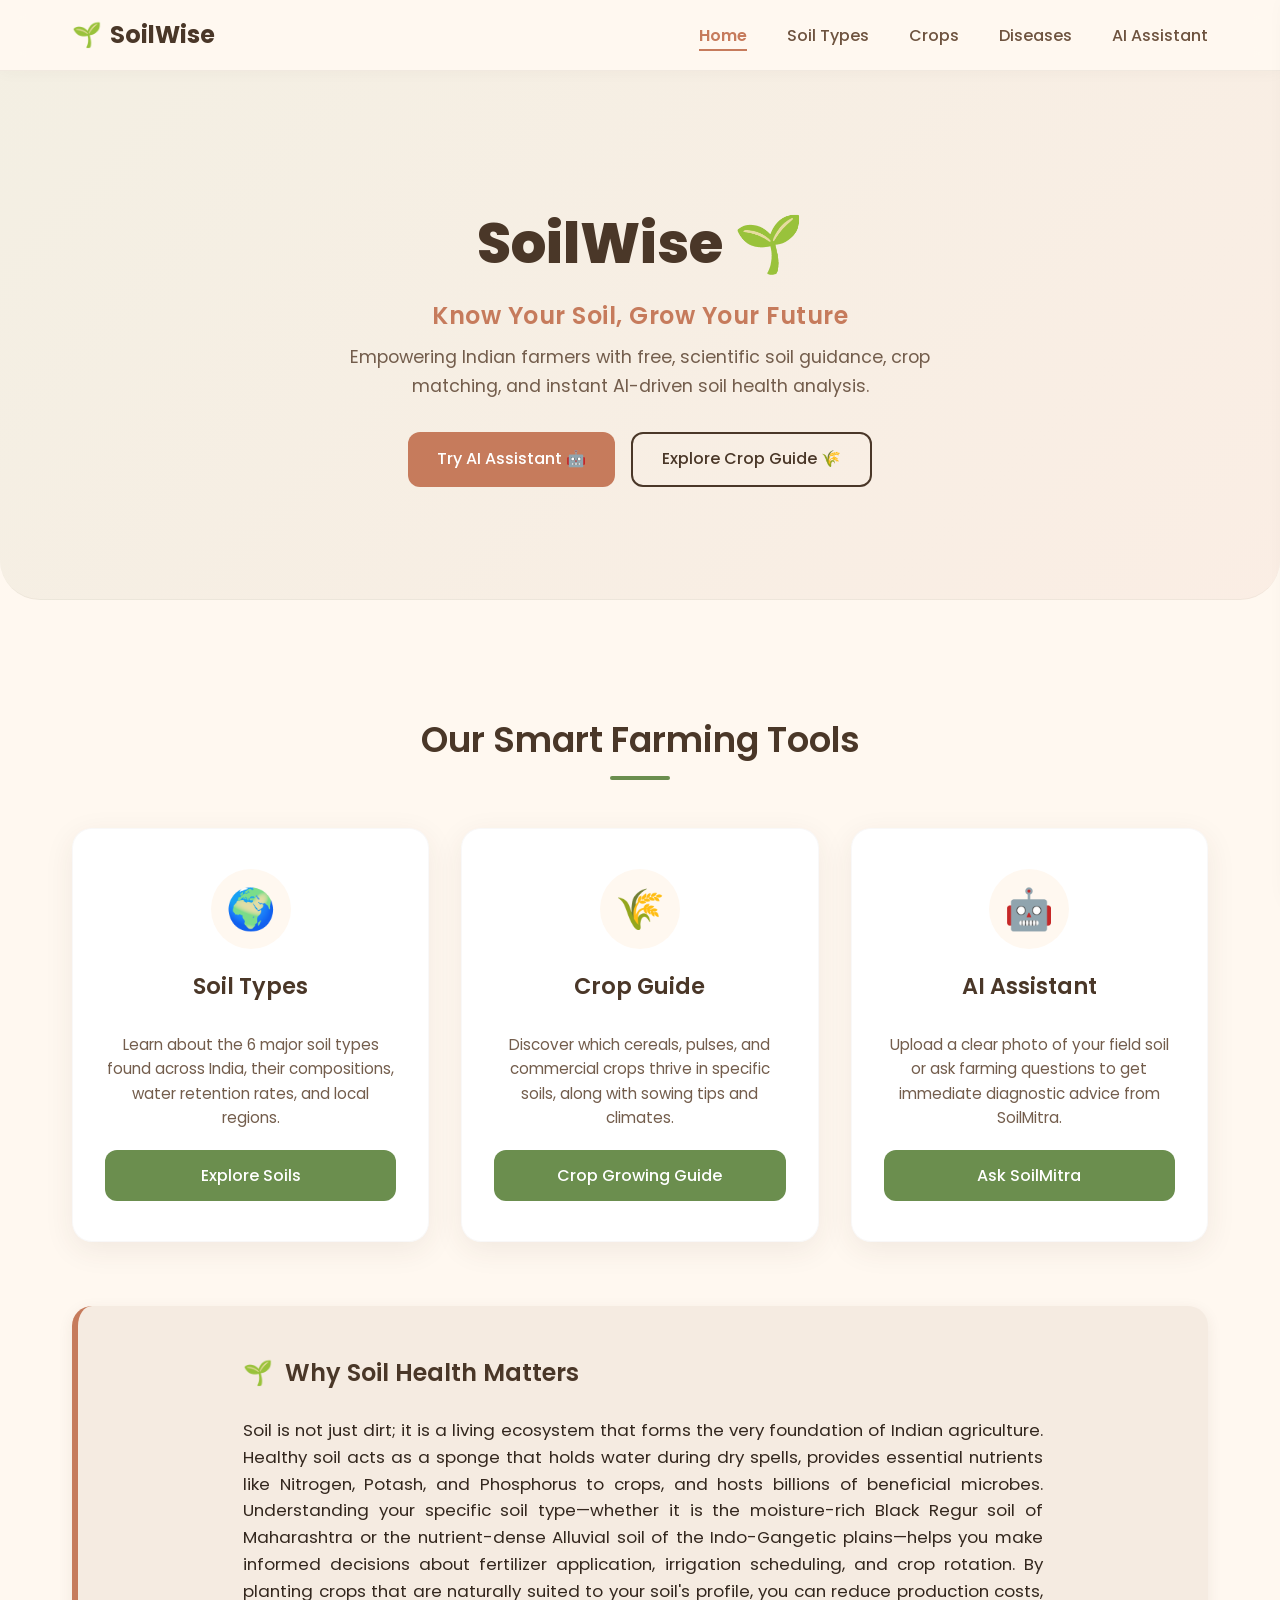
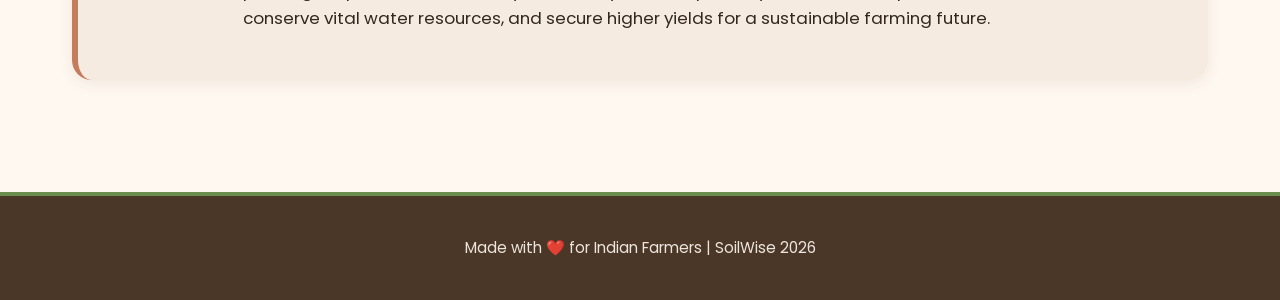
<file: index.html>
<!DOCTYPE html>
<html lang="en">

<head>
  <meta charset="UTF-8">
  <meta name="viewport" content="width=device-width, initial-scale=1.0">
  <title>SoilWise 🌱 - Know Your Soil, Grow Your Future</title>
  <meta name="description"
    content="Free soil and crop guidance for Indian farmers. Learn about soil types, find best crops, and get instant AI recommendations.">
  <link rel="stylesheet" href="style.css">
</head>

<body>

  <!-- Header & Sticky Navbar -->
  <header>
    <nav class="navbar">
      <a href="index.html" class="nav-logo" id="nav-logo">
        <span>🌱</span> SoilWise
      </a>
      <ul class="nav-links">
        <li><a href="index.html" id="nav-home">Home</a></li>
        <li><a href="soil-types.html" id="nav-soils">Soil Types</a></li>
        <li><a href="crops.html" id="nav-crops">Crops</a></li>
        <li><a href="crop-diseases.html" id="nav-diseases">Diseases</a></li>
        <li><a href="ai-assistant.html" id="nav-assistant">AI Assistant</a></li>
      </ul>
      <button class="hamburger" id="hamburger-menu" aria-label="Toggle Navigation menu">
        <span></span>
        <span></span>
        <span></span>
      </button>
    </nav>
  </header>

  <!-- Mobile Sidebar Menu -->
  <div class="sidebar-overlay" id="sidebar-overlay"></div>
  <aside class="sidebar" id="sidebar-menu">
    <ul class="sidebar-links">
      <li><a href="index.html" id="side-home">Home</a></li>
      <li><a href="soil-types.html" id="side-soils">Soil Types</a></li>
      <li><a href="crops.html" id="side-crops">Crops</a></li>
      <li><a href="crop-diseases.html" id="side-diseases">Diseases</a></li>
      <li><a href="ai-assistant.html" id="side-assistant">AI Assistant</a></li>
    </ul>
  </aside>

  <!-- Hero Section -->
  <section class="hero-section">
    <div class="container animate-fade-in">
      <h1 class="hero-title">SoilWise 🌱</h1>
      <p class="hero-tagline">Know Your Soil, Grow Your Future</p>
      <p class="hero-subtitle">Empowering Indian farmers with free, scientific soil guidance, crop matching, and instant
        AI-driven soil health analysis.</p>
      <div style="display: flex; gap: 1rem; justify-content: center; flex-wrap: wrap; margin-top: 1.5rem;">
        <a href="ai-assistant.html" class="btn btn-primary" id="hero-ai-btn">Try AI Assistant 🤖</a>
        <a href="crops.html" class="btn btn-secondary" id="hero-crops-btn">Explore Crop Guide 🌾</a>
      </div>
    </div>
  </section>

  <!-- Features Section -->
  <main class="container">
    <section class="features-section">
      <h2 class="section-title">Our Smart Farming Tools</h2>
      <div class="grid-3">

        <!-- Feature 1: Soil Types -->
        <article class="feature-card animate-fade-in" style="animation-delay: 0.1s;">
          <div class="feature-icon-container">🌍</div>
          <h3>Soil Types</h3>
          <p>Learn about the 6 major soil types found across India, their compositions, water retention rates, and local
            regions.</p>
          <a href="soil-types.html" class="btn btn-olive" style="width: 100%; margin-top: auto;"
            id="card-soils-btn">Explore Soils</a>
        </article>

        <!-- Feature 2: Crop Guide -->
        <article class="feature-card animate-fade-in" style="animation-delay: 0.2s;">
          <div class="feature-icon-container">🌾</div>
          <h3>Crop Guide</h3>
          <p>Discover which cereals, pulses, and commercial crops thrive in specific soils, along with sowing tips and
            climates.</p>
          <a href="crops.html" class="btn btn-olive" style="width: 100%; margin-top: auto;" id="card-crops-btn">Crop
            Growing Guide</a>
        </article>

        <!-- Feature 3: AI Assistant -->
        <article class="feature-card animate-fade-in" style="animation-delay: 0.3s;">
          <div class="feature-icon-container">🤖</div>
          <h3>AI Assistant</h3>
          <p>Upload a clear photo of your field soil or ask farming questions to get immediate diagnostic advice from
            SoilMitra.</p>
          <a href="ai-assistant.html" class="btn btn-olive" style="width: 100%; margin-top: auto;"
            id="card-assistant-btn">Ask SoilMitra</a>
        </article>

      </div>
    </section>

    <!-- Why Soil Matters Section -->
    <section class="why-soil-section animate-fade-in" style="animation-delay: 0.4s;">
      <div class="why-soil-content">
        <h2><span>🌱</span> Why Soil Health Matters</h2>
        <p>
          Soil is not just dirt; it is a living ecosystem that forms the very foundation of Indian agriculture. Healthy
          soil acts as a sponge that holds water during dry spells, provides essential nutrients like Nitrogen, Potash,
          and Phosphorus to crops, and hosts billions of beneficial microbes. Understanding your specific soil
          type—whether it is the moisture-rich Black Regur soil of Maharashtra or the nutrient-dense Alluvial soil of
          the Indo-Gangetic plains—helps you make informed decisions about fertilizer application, irrigation
          scheduling, and crop rotation. By planting crops that are naturally suited to your soil's profile, you can
          reduce production costs, conserve vital water resources, and secure higher yields for a sustainable farming
          future.
        </p>
      </div>
    </section>
  </main>

  <!-- Footer -->
  <footer>
    <div class="footer-content">
      <p class="footer-text">Made with ❤️ for Indian Farmers | SoilWise 2026</p>
    </div>
  </footer>

  <script src="script.js"></script>
</body>

</html>
</file>
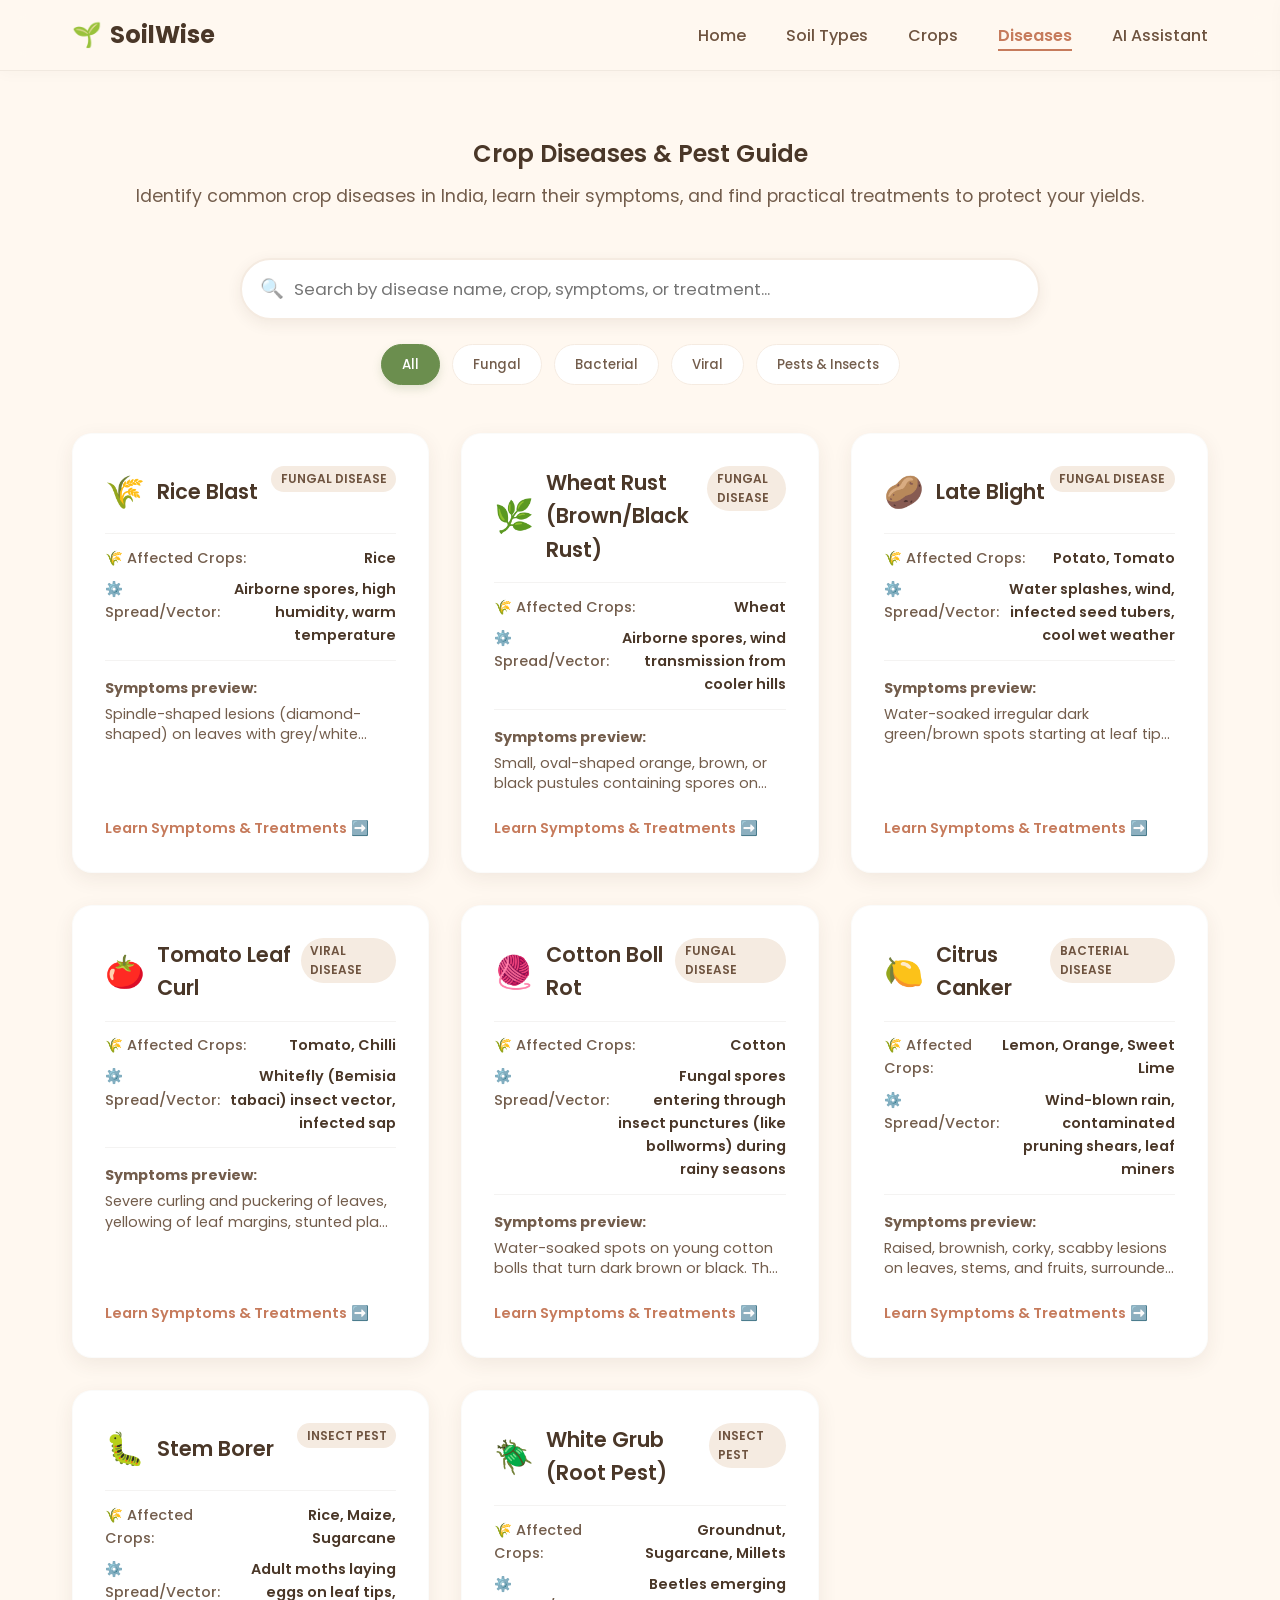
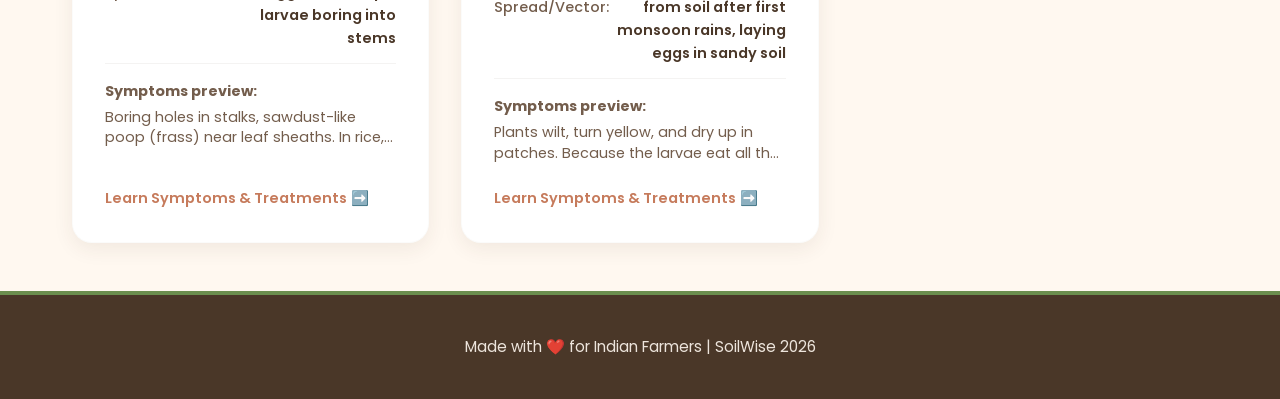
<file: crop-diseases.html>
<!DOCTYPE html>
<html lang="en">
<head>
  <meta charset="UTF-8">
  <meta name="viewport" content="width=device-width, initial-scale=1.0">
  <title>Crop Diseases Guide 🪲 - SoilWise</title>
  <meta name="description" content="Learn about common crop diseases in India, their symptoms, prevention methods, and organic/chemical treatments.">
  <link rel="stylesheet" href="style.css">
</head>
<body>

  <!-- Header & Sticky Navbar -->
  <header>
    <nav class="navbar">
      <a href="index.html" class="nav-logo" id="nav-logo">
        <span>🌱</span> SoilWise
      </a>
      <ul class="nav-links">
        <li><a href="index.html" id="nav-home">Home</a></li>
        <li><a href="soil-types.html" id="nav-soils">Soil Types</a></li>
        <li><a href="crops.html" id="nav-crops">Crops</a></li>
        <li><a href="crop-diseases.html" id="nav-diseases">Diseases</a></li>
        <li><a href="ai-assistant.html" id="nav-assistant">AI Assistant</a></li>
      </ul>
      <button class="hamburger" id="hamburger-menu" aria-label="Toggle Navigation menu">
        <span></span>
        <span></span>
        <span></span>
      </button>
    </nav>
  </header>

  <!-- Mobile Sidebar Menu -->
  <div class="sidebar-overlay" id="sidebar-overlay"></div>
  <aside class="sidebar" id="sidebar-menu">
    <ul class="sidebar-links">
      <li><a href="index.html" id="side-home">Home</a></li>
      <li><a href="soil-types.html" id="side-soils">Soil Types</a></li>
      <li><a href="crops.html" id="side-crops">Crops</a></li>
      <li><a href="crop-diseases.html" id="side-diseases">Diseases</a></li>
      <li><a href="ai-assistant.html" id="side-assistant">AI Assistant</a></li>
    </ul>
  </aside>

  <!-- Main Content -->
  <main class="container">
    <section class="animate-fade-in">
      <h1 style="text-align: center; margin-top: 1rem;">Crop Diseases & Pest Guide</h1>
      <p class="soil-intro-text">Identify common crop diseases in India, learn their symptoms, and find practical treatments to protect your yields.</p>
      
      <!-- Search & Filters -->
      <div class="crop-controls-container">
        <div class="search-bar-wrapper">
          <span class="search-icon">🔍</span>
          <input type="text" id="disease-search" class="search-input" placeholder="Search by disease name, crop, symptoms, or treatment...">
        </div>
        
        <div class="filter-buttons" id="disease-filter-buttons">
          <button class="filter-btn active" data-category="all" id="filter-all">All</button>
          <button class="filter-btn" data-category="fungal" id="filter-fungal">Fungal</button>
          <button class="filter-btn" data-category="bacterial" id="filter-bacterial">Bacterial</button>
          <button class="filter-btn" data-category="viral" id="filter-viral">Viral</button>
          <button class="filter-btn" data-category="pest" id="filter-pest">Pests & Insects</button>
        </div>
      </div>
      
      <!-- Diseases Cards Grid -->
      <div id="diseases-grid" class="grid-3">
        <!-- Rendered dynamically via crop-diseases.js -->
      </div>
    </section>
  </main>

  <!-- Disease Details Modal Overlay -->
  <div class="modal-overlay" id="disease-modal" role="dialog" aria-modal="true" aria-labelledby="modal-title">
    <div class="modal-content">
      <div class="modal-header">
        <span class="soil-emoji" id="modal-emoji">🪲</span>
        <h2 id="modal-title">Rice Blast</h2>
        <button class="modal-close-btn" id="modal-close" aria-label="Close details modal">&times;</button>
      </div>
      <div class="modal-body">
        <div class="details-grid">
          
          <div class="detail-item detail-item-full">
            <div class="detail-label">🌾 Affected Crops</div>
            <div class="badge-container" id="modal-affected-crops">
              <!-- Crop tags dynamically created -->
            </div>
          </div>
          
          <div class="detail-item">
            <div class="detail-label">🧬 Disease Type</div>
            <div class="detail-value" id="modal-type">Fungal</div>
          </div>
          
          <div class="detail-item">
            <div class="detail-label">⚙️ Vector / Spread</div>
            <div class="detail-value" id="modal-spread">Airborne spores, high humidity</div>
          </div>
          
          <div class="detail-item detail-item-full terracotta-accent">
            <div class="detail-label">🔬 Key Symptoms</div>
            <div class="detail-value" id="modal-symptoms">Spindle-shaped lesions on leaves with grey centers and brown borders.</div>
          </div>
          
          <div class="detail-item detail-item-full">
            <div class="detail-label">🛡️ Prevention Tips</div>
            <div class="detail-value" id="modal-prevention">Avoid excessive nitrogen fertilizers, use resistant crop varieties.</div>
          </div>
          
          <div class="detail-item detail-item-full terracotta-accent">
            <div class="detail-label">🧪 Treatment & Management</div>
            <div style="margin-top: 0.5rem; display: flex; flex-direction: column; gap: 0.75rem;">
              <div>
                <strong style="color: var(--color-olive-green);">Organic Options:</strong>
                <p id="modal-organic-treatment" style="font-size: 0.9rem; color: var(--color-text-main); margin-top: 0.15rem;"></p>
              </div>
              <div>
                <strong style="color: var(--color-terracotta);">Chemical Options:</strong>
                <p id="modal-chemical-treatment" style="font-size: 0.9rem; color: var(--color-text-main); margin-top: 0.15rem;"></p>
              </div>
            </div>
          </div>

        </div>
      </div>
    </div>
  </div>

  <!-- Footer -->
  <footer>
    <div class="footer-content">
      <p class="footer-text">Made with ❤️ for Indian Farmers | SoilWise 2026</p>
    </div>
  </footer>

  <script src="script.js"></script>
  <script src="crop-diseases.js"></script>
</body>
</html>
</file>
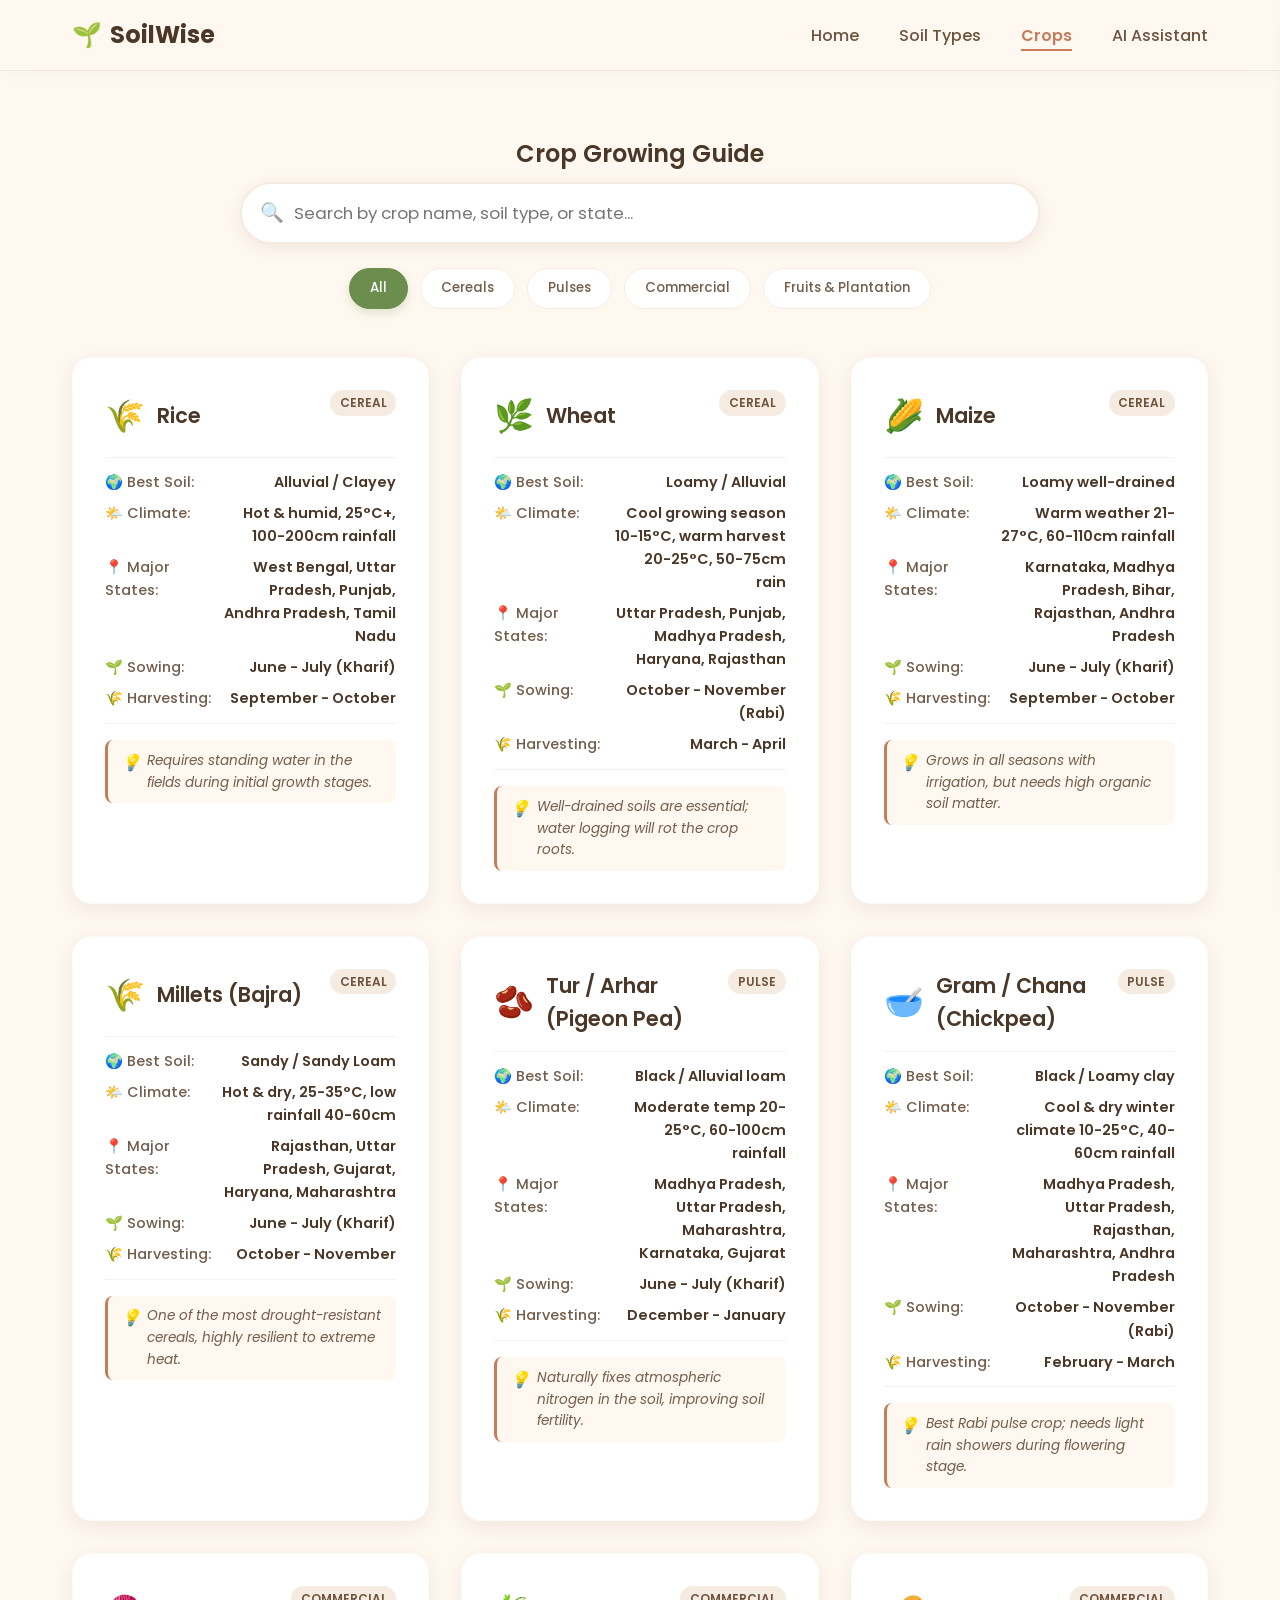
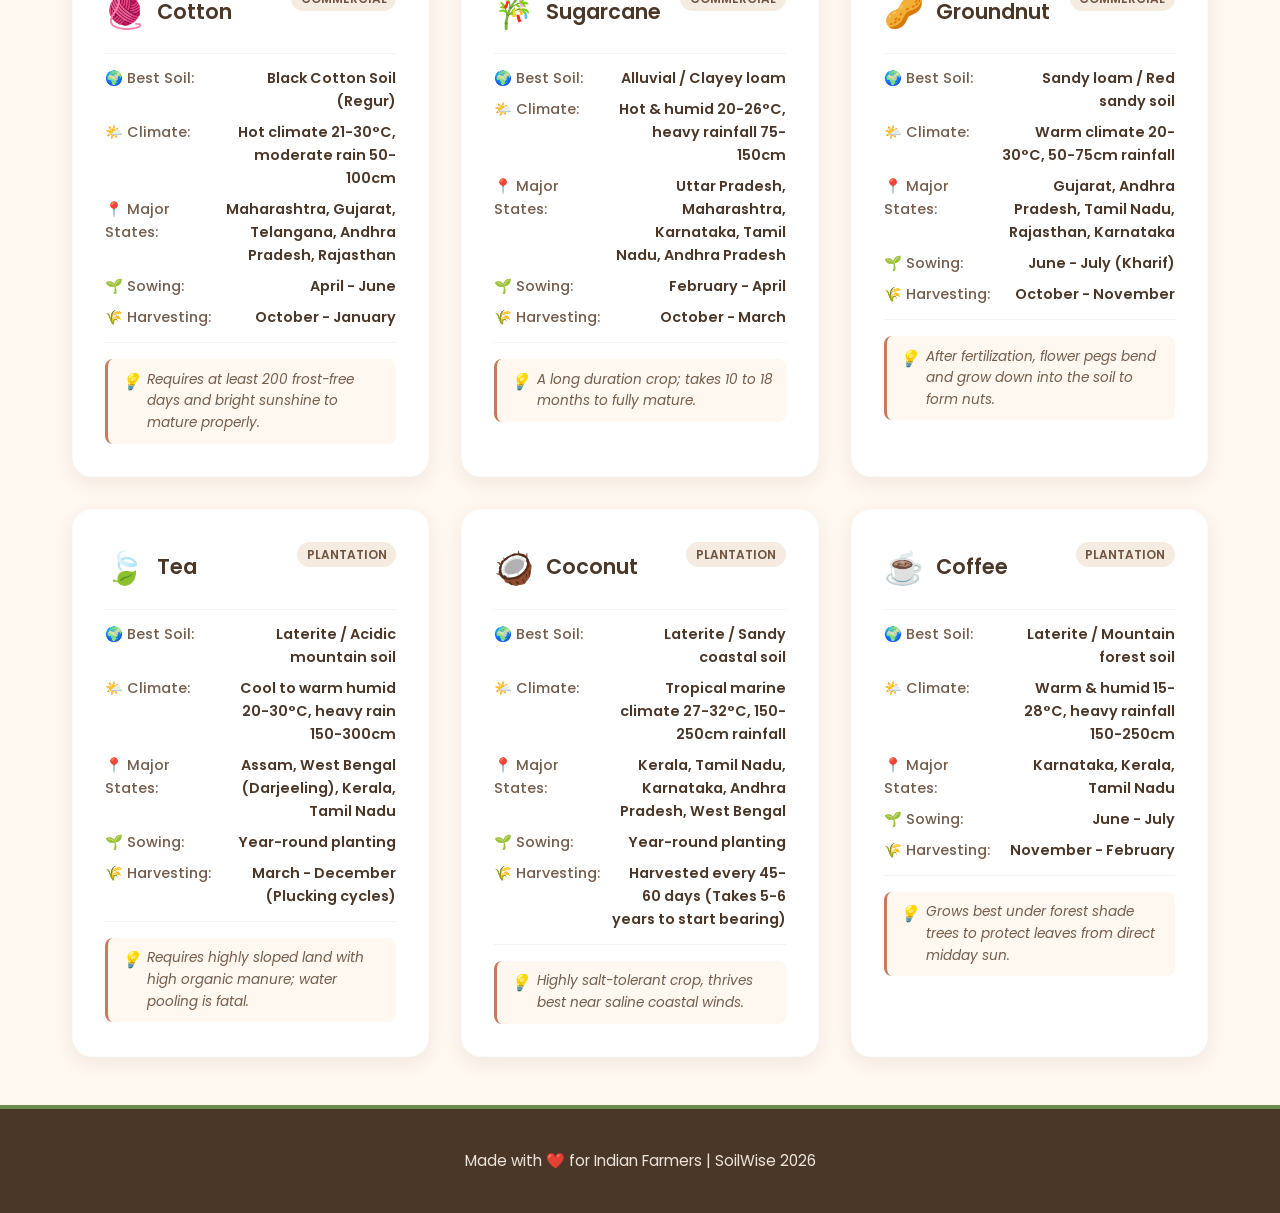
<file: crops.html>
<!DOCTYPE html>
<html lang="en">
<head>
  <meta charset="UTF-8">
  <meta name="viewport" content="width=device-width, initial-scale=1.0">
  <title>Crop Growing Guide 🌾 - SoilWise</title>
  <meta name="description" content="Discover which crops grow best in what soil. Search and filter through cereals, pulses, commercial, and plantation crops in India.">
  <link rel="stylesheet" href="style.css">
</head>
<body>

  <!-- Header & Sticky Navbar -->
  <header>
    <nav class="navbar">
      <a href="index.html" class="nav-logo" id="nav-logo">
        <span>🌱</span> SoilWise
      </a>
      <ul class="nav-links">
        <li><a href="index.html" id="nav-home">Home</a></li>
        <li><a href="soil-types.html" id="nav-soils">Soil Types</a></li>
        <li><a href="crops.html" id="nav-crops">Crops</a></li>
        <li><a href="ai-assistant.html" id="nav-assistant">AI Assistant</a></li>
      </ul>
      <button class="hamburger" id="hamburger-menu" aria-label="Toggle Navigation menu">
        <span></span>
        <span></span>
        <span></span>
      </button>
    </nav>
  </header>

  <!-- Mobile Sidebar Menu -->
  <div class="sidebar-overlay" id="sidebar-overlay"></div>
  <aside class="sidebar" id="sidebar-menu">
    <ul class="sidebar-links">
      <li><a href="index.html" id="side-home">Home</a></li>
      <li><a href="soil-types.html" id="side-soils">Soil Types</a></li>
      <li><a href="crops.html" id="side-crops">Crops</a></li>
      <li><a href="ai-assistant.html" id="side-assistant">AI Assistant</a></li>
    </ul>
  </aside>

  <!-- Main Content -->
  <main class="container">
    <section class="animate-fade-in">
      <h1 style="text-align: center; margin-top: 1rem;">Crop Growing Guide</h1>
      
      <!-- Search & Filters -->
      <div class="crop-controls-container">
        <div class="search-bar-wrapper">
          <span class="search-icon">🔍</span>
          <input type="text" id="crop-search" class="search-input" placeholder="Search by crop name, soil type, or state...">
        </div>
        
        <div class="filter-buttons" id="filter-buttons">
          <button class="filter-btn active" data-category="all" id="filter-all">All</button>
          <button class="filter-btn" data-category="cereals" id="filter-cereals">Cereals</button>
          <button class="filter-btn" data-category="pulses" id="filter-pulses">Pulses</button>
          <button class="filter-btn" data-category="commercial" id="filter-commercial">Commercial</button>
          <button class="filter-btn" data-category="fruits-plantation" id="filter-fruits">Fruits & Plantation</button>
        </div>
      </div>
      
      <!-- Crop Cards Grid -->
      <div id="crops-grid" class="grid-3">
        <!-- Rendered dynamically via crops.js -->
      </div>
    </section>
  </main>

  <!-- Footer -->
  <footer>
    <div class="footer-content">
      <p class="footer-text">Made with ❤️ for Indian Farmers | SoilWise 2026</p>
    </div>
  </footer>

  <script src="script.js"></script>
  <script src="crops.js"></script>
</body>
</html>
</file>
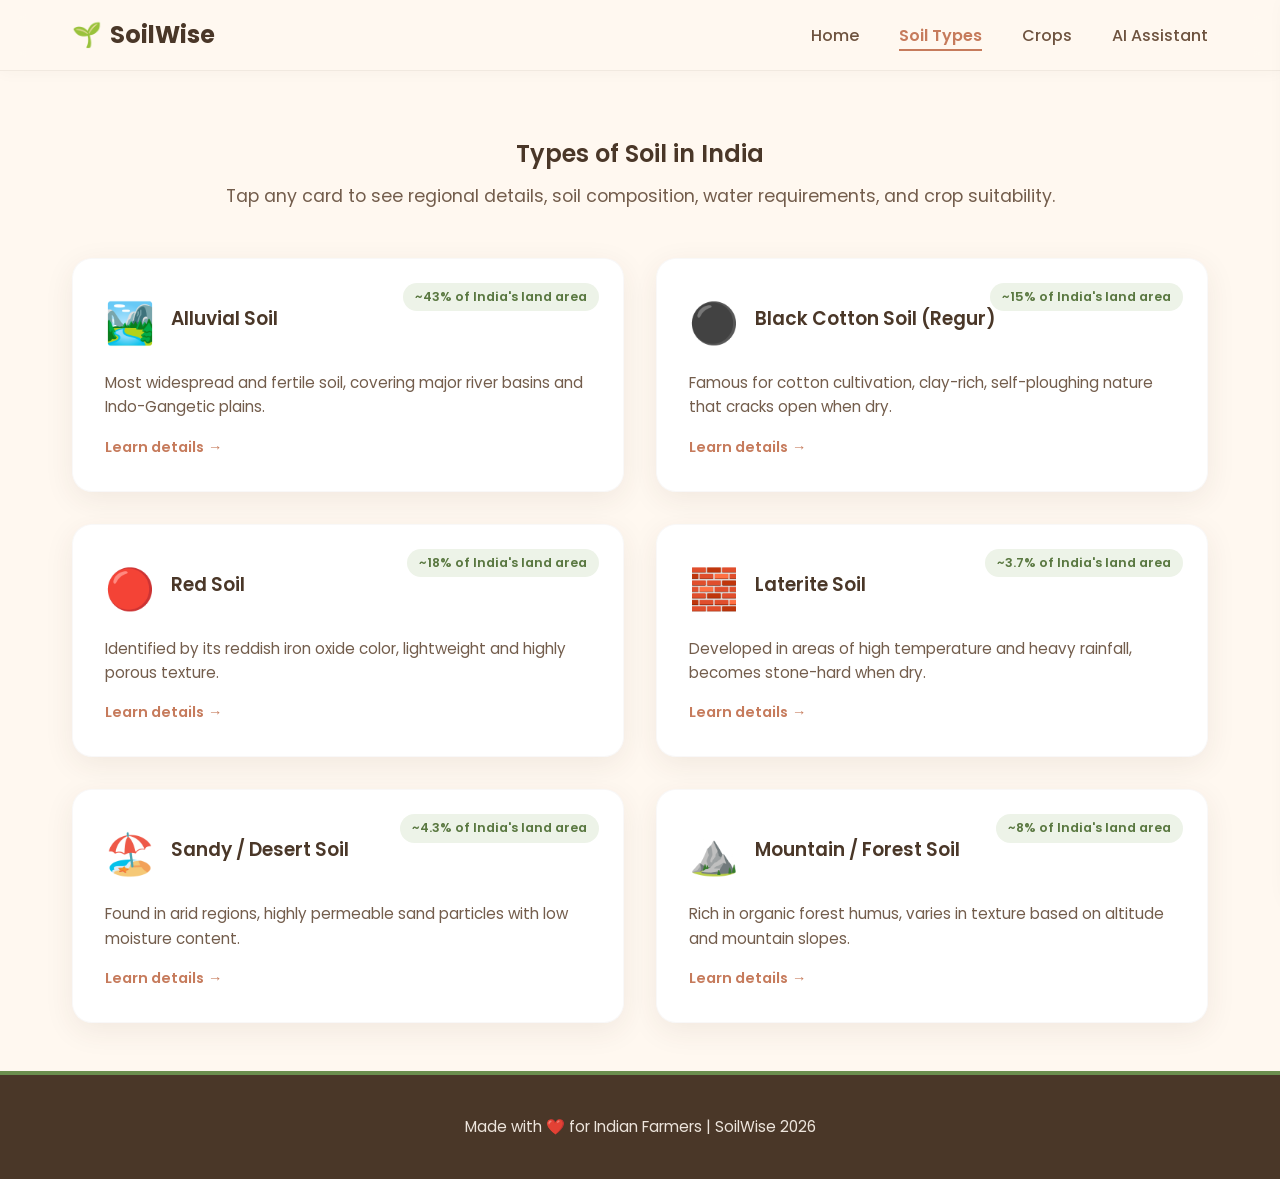
<file: soil-types.html>
<!DOCTYPE html>
<html lang="en">

<head>
  <meta charset="UTF-8">
  <meta name="viewport" content="width=device-width, initial-scale=1.0">
  <title>Soil Types in India 🌱 - SoilWise</title>
  <meta name="description"
    content="Discover the 6 major soil types found in India, their coverage, composition, and best crops to cultivate.">
  <link rel="stylesheet" href="style.css">
</head>

<body>

  <!-- Header & Sticky Navbar -->
  <header>
    <nav class="navbar">
      <a href="index.html" class="nav-logo" id="nav-logo">
        <span>🌱</span> SoilWise
      </a>
      <ul class="nav-links">
        <li><a href="index.html" id="nav-home">Home</a></li>
        <li><a href="soil-types.html" id="nav-soils">Soil Types</a></li>
        <li><a href="crops.html" id="nav-crops">Crops</a></li>
        <li><a href="ai-assistant.html" id="nav-assistant">AI Assistant</a></li>
      </ul>
      <button class="hamburger" id="hamburger-menu" aria-label="Toggle Navigation menu">
        <span></span>
        <span></span>
        <span></span>
      </button>
    </nav>
  </header>

  <!-- Mobile Sidebar Menu -->
  <div class="sidebar-overlay" id="sidebar-overlay"></div>
  <aside class="sidebar" id="sidebar-menu">
    <ul class="sidebar-links">
      <li><a href="index.html" id="side-home">Home</a></li>
      <li><a href="soil-types.html" id="side-soils">Soil Types</a></li>
      <li><a href="crops.html" id="side-crops">Crops</a></li>
      <li><a href="ai-assistant.html" id="side-assistant">AI Assistant</a></li>
    </ul>
  </aside>

  <!-- Main Content -->
  <main class="container">
    <section class="animate-fade-in">
      <h1 style="text-align: center; margin-top: 1rem;">Types of Soil in India</h1>
      <p class="soil-intro-text">Tap any card to see regional details, soil composition, water requirements, and crop
        suitability.</p>

      <!-- Soil Cards Grid -->
      <div id="soil-grid" class="grid-2">
        <!-- Rendered dynamically via soil-types.js -->
      </div>
    </section>
  </main>

  <!-- Soil Details Modal Overlay -->
  <div class="modal-overlay" id="soil-modal" role="dialog" aria-modal="true" aria-labelledby="modal-title">
    <div class="modal-content">
      <div class="modal-header">
        <span class="soil-emoji" id="modal-emoji">🏞️</span>
        <h2 id="modal-title">Alluvial Soil</h2>
        <button class="modal-close-btn" id="modal-close" aria-label="Close details modal">&times;</button>
      </div>
      <div class="modal-body">
        <div class="details-grid">

          <div class="detail-item detail-item-full">
            <div class="detail-label">🌍 Regions Found</div>
            <div class="detail-value" id="modal-regions">Indo-Gangetic plains, Punjab, UP, Bihar, West Bengal, Assam
            </div>
          </div>

          <div class="detail-item">
            <div class="detail-label">📊 Coverage in India</div>
            <div class="detail-value" id="modal-coverage">~43% of India's land area</div>
          </div>

          <div class="detail-item">
            <div class="detail-label">🌤️ Best Season</div>
            <div class="detail-value" id="modal-seasons">Both Kharif & Rabi</div>
          </div>

          <div class="detail-item detail-item-full terracotta-accent">
            <div class="detail-label">🧪 Soil Properties & Texture</div>
            <div class="detail-value" id="modal-properties">Most fertile, rich in potash & lime, low in nitrogen, sandy
              to clay texture</div>
          </div>

          <div class="detail-item detail-item-full">
            <div class="detail-label">💧 Water & Irrigation Needs</div>
            <div class="detail-value" id="modal-water">Moderate, good water retention</div>
          </div>

          <div class="detail-item detail-item-full terracotta-accent">
            <div class="detail-label">🌾 Best Crops to Grow</div>
            <div class="badge-container" id="modal-crops">
              <!-- Crop tags dynamically created -->
            </div>
          </div>

        </div>
      </div>
    </div>
  </div>

  <!-- Footer -->
  <footer>
    <div class="footer-content">
      <p class="footer-text">Made with ❤️ for Indian Farmers | SoilWise 2026</p>
    </div>
  </footer>

  <script src="script.js"></script>
  <script src="soil-types.js"></script>
</body>

</html>
</file>
<file: style.css>
@import url('https://fonts.googleapis.com/css2?family=Poppins:wght@300;400;500;600;700&display=swap');

/* CSS Variables */
:root {
  --color-terracotta: #C67B5C;
  --color-terracotta-hover: #B26A4C;
  --color-terracotta-light: #F9EBE6;
  --color-cream: #FFF8F0;
  --color-deep-brown: #4A3728;
  --color-deep-brown-light: #6E533F;
  --color-olive-green: #6B8E4E;
  --color-olive-green-hover: #5A7841;
  --color-olive-green-light: #EDF3E8;
  --color-card-bg: #FFFFFF;
  --color-beige: #F5EBE1;
  --color-text-main: #33271E;
  --color-text-muted: #735D4C;
  --color-shadow: rgba(74, 55, 40, 0.08);
  --color-shadow-hover: rgba(74, 55, 40, 0.15);
  --font-family: 'Poppins', sans-serif;
  --border-radius-lg: 20px;
  --border-radius-md: 12px;
  --border-radius-sm: 8px;
  --transition-speed: 0.3s;
}

/* Global Reset */
* {
  box-sizing: border-box;
  margin: 0;
  padding: 0;
}

html {
  scroll-behavior: smooth;
}

body {
  font-family: var(--font-family);
  background-color: var(--color-cream);
  color: var(--color-text-main);
  line-height: 1.6;
  overflow-x: hidden;
}

/* Custom Scrollbar */
::-webkit-scrollbar {
  width: 8px;
}
::-webkit-scrollbar-track {
  background: var(--color-cream);
}
::-webkit-scrollbar-thumb {
  background: var(--color-terracotta);
  border-radius: 4px;
}
::-webkit-scrollbar-thumb:hover {
  background: var(--color-deep-brown);
}

/* Typography */
h1, h2, h3, h4, h5, h6 {
  color: var(--color-deep-brown);
  font-weight: 600;
  margin-bottom: 0.5rem;
}

a {
  text-decoration: none;
  color: inherit;
}

/* Header & Navigation */
header {
  position: sticky;
  top: 0;
  z-index: 100;
  background: rgba(255, 248, 240, 0.85);
  backdrop-filter: blur(12px);
  -webkit-backdrop-filter: blur(12px);
  border-bottom: 1px solid rgba(74, 55, 40, 0.08);
  box-shadow: 0 2px 15px rgba(74, 55, 40, 0.03);
}

.navbar {
  max-width: 1200px;
  margin: 0 auto;
  padding: 1rem 2rem;
  display: flex;
  justify-content: space-between;
  align-items: center;
}

.nav-logo {
  font-size: 1.5rem;
  font-weight: 700;
  color: var(--color-deep-brown);
  display: flex;
  align-items: center;
  gap: 0.5rem;
  transition: transform var(--transition-speed);
}
.nav-logo:hover {
  transform: scale(1.02);
}

.nav-links {
  display: flex;
  gap: 2.5rem;
  list-style: none;
  align-items: center;
}

.nav-links a {
  font-weight: 500;
  color: var(--color-deep-brown-light);
  position: relative;
  padding: 0.3rem 0;
  transition: color var(--transition-speed);
}

.nav-links a:hover {
  color: var(--color-terracotta);
}

.nav-links a::after {
  content: '';
  position: absolute;
  bottom: 0;
  left: 0;
  width: 0;
  height: 2px;
  background-color: var(--color-terracotta);
  transition: width var(--transition-speed);
}

.nav-links a:hover::after,
.nav-links a.active::after {
  width: 100%;
}

.nav-links a.active {
  color: var(--color-terracotta);
  font-weight: 600;
}

/* Mobile Nav Styles */
.hamburger {
  display: none;
  cursor: pointer;
  background: none;
  border: none;
  z-index: 102;
  padding: 0.5rem;
}

.hamburger span {
  display: block;
  width: 25px;
  height: 3px;
  background-color: var(--color-deep-brown);
  margin: 5px 0;
  transition: all var(--transition-speed) ease-in-out;
  border-radius: 2px;
}

/* Hamburger Animations */
.hamburger.active span:nth-child(1) {
  transform: translateY(8px) rotate(45deg);
  background-color: var(--color-terracotta);
}
.hamburger.active span:nth-child(2) {
  opacity: 0;
}
.hamburger.active span:nth-child(3) {
  transform: translateY(-8px) rotate(-45deg);
  background-color: var(--color-terracotta);
}

.sidebar-overlay {
  position: fixed;
  top: 0;
  left: 0;
  width: 100%;
  height: 100%;
  background: rgba(0, 0, 0, 0.4);
  opacity: 0;
  pointer-events: none;
  transition: opacity var(--transition-speed);
  z-index: 100;
}

.sidebar-overlay.active {
  opacity: 1;
  pointer-events: auto;
}

.sidebar {
  position: fixed;
  top: 0;
  right: -300px;
  width: 280px;
  height: 100%;
  background-color: var(--color-cream);
  z-index: 101;
  box-shadow: -5px 0 25px rgba(74, 55, 40, 0.1);
  padding: 6rem 2rem 2rem 2rem;
  display: flex;
  flex-direction: column;
  gap: 2rem;
  transition: right var(--transition-speed) cubic-bezier(0.16, 1, 0.3, 1);
}

.sidebar.active {
  right: 0;
}

.sidebar-links {
  list-style: none;
  display: flex;
  flex-direction: column;
  gap: 1.5rem;
}

.sidebar-links a {
  font-size: 1.2rem;
  font-weight: 500;
  color: var(--color-deep-brown);
  display: block;
  padding: 0.5rem 0;
  border-bottom: 1px solid rgba(74, 55, 40, 0.05);
  transition: color var(--transition-speed), padding-left var(--transition-speed);
}

.sidebar-links a:hover {
  color: var(--color-terracotta);
  padding-left: 8px;
}

.sidebar-links a.active {
  color: var(--color-terracotta);
  font-weight: 600;
  border-bottom: 2px solid var(--color-terracotta);
}

/* Layout Utilities */
.container {
  max-width: 1200px;
  margin: 0 auto;
  padding: 3rem 2rem;
}

/* Buttons */
.btn {
  display: inline-flex;
  align-items: center;
  justify-content: center;
  padding: 0.8rem 1.8rem;
  border-radius: var(--border-radius-md);
  font-family: var(--font-family);
  font-weight: 500;
  font-size: 1rem;
  cursor: pointer;
  transition: all var(--transition-speed);
  border: none;
  gap: 0.5rem;
}

.btn-primary {
  background-color: var(--color-terracotta);
  color: #FFFFFF;
}

.btn-primary:hover {
  background-color: var(--color-terracotta-hover);
  transform: translateY(-2px);
  box-shadow: 0 4px 12px rgba(198, 123, 92, 0.3);
}

.btn-secondary {
  background-color: transparent;
  color: var(--color-deep-brown);
  border: 2px solid var(--color-deep-brown);
}

.btn-secondary:hover {
  background-color: var(--color-deep-brown);
  color: var(--color-cream);
  transform: translateY(-2px);
}

.btn-olive {
  background-color: var(--color-olive-green);
  color: #FFFFFF;
}

.btn-olive:hover {
  background-color: var(--color-olive-green-hover);
  transform: translateY(-2px);
  box-shadow: 0 4px 12px rgba(107, 142, 78, 0.3);
}

/* Responsive Grid */
.grid-2 {
  display: grid;
  grid-template-columns: repeat(2, 1fr);
  gap: 2rem;
}

.grid-3 {
  display: grid;
  grid-template-columns: repeat(3, 1fr);
  gap: 2rem;
}

.grid-4 {
  display: grid;
  grid-template-columns: repeat(4, 1fr);
  gap: 1.5rem;
}

/* Footer styling */
footer {
  background-color: var(--color-deep-brown);
  color: var(--color-cream);
  text-align: center;
  padding: 2.5rem 2rem;
  margin-top: auto;
  border-top: 4px solid var(--color-olive-green);
}

.footer-content {
  max-width: 1200px;
  margin: 0 auto;
  display: flex;
  flex-direction: column;
  gap: 0.5rem;
}

.footer-text {
  font-size: 0.95rem;
  opacity: 0.9;
}

/* Animations */
@keyframes fadeIn {
  from { opacity: 0; transform: translateY(15px); }
  to { opacity: 1; transform: translateY(0); }
}

.animate-fade-in {
  animation: fadeIn 0.6s cubic-bezier(0.16, 1, 0.3, 1) forwards;
}

/* Responsive media queries */
@media (max-width: 992px) {
  .grid-3 {
    grid-template-columns: repeat(2, 1fr);
  }
  .grid-4 {
    grid-template-columns: repeat(2, 1fr);
  }
}

@media (max-width: 768px) {
  .navbar {
    padding: 1rem 1.5rem;
  }
  .nav-links {
    display: none;
  }
  .hamburger {
    display: block;
  }
  .grid-2, .grid-3, .grid-4 {
    grid-template-columns: 1fr;
    gap: 1.5rem;
  }
  .container {
    padding: 2rem 1.25rem;
  }
}

/* ==========================================================================
   Home Page Styles
   ========================================================================== */
.hero-section {
  text-align: center;
  padding: 5rem 2rem 4rem 2rem;
  background: linear-gradient(135deg, rgba(107, 142, 78, 0.08) 0%, rgba(198, 123, 92, 0.08) 100%);
  border-bottom: 1px solid rgba(74, 55, 40, 0.05);
  border-radius: 0 0 40px 40px;
}

.hero-title {
  font-size: 3.5rem;
  font-weight: 800;
  margin-bottom: 0.5rem;
  color: var(--color-deep-brown);
}

.hero-tagline {
  font-size: 1.5rem;
  font-weight: 600;
  color: var(--color-terracotta);
  margin-bottom: 0.5rem;
  letter-spacing: 0.5px;
}

.hero-subtitle {
  font-size: 1.1rem;
  color: var(--color-text-muted);
  max-width: 600px;
  margin: 0 auto 2rem auto;
}

.features-section {
  padding: 4rem 0;
}

.section-title {
  text-align: center;
  font-size: 2.2rem;
  margin-bottom: 3rem;
  position: relative;
  padding-bottom: 0.75rem;
}

.section-title::after {
  content: '';
  position: absolute;
  bottom: 0;
  left: 50%;
  transform: translateX(-50%);
  width: 60px;
  height: 4px;
  background-color: var(--color-olive-green);
  border-radius: 2px;
}

.feature-card {
  background-color: var(--color-card-bg);
  border-radius: var(--border-radius-lg);
  padding: 2.5rem 2rem;
  text-align: center;
  box-shadow: 0 8px 30px var(--color-shadow);
  transition: all var(--transition-speed);
  display: flex;
  flex-direction: column;
  align-items: center;
  gap: 1.25rem;
  border: 1px solid rgba(74, 55, 40, 0.03);
}

.feature-card:hover {
  transform: translateY(-8px);
  box-shadow: 0 15px 40px var(--color-shadow-hover);
  border-color: rgba(198, 123, 92, 0.2);
}

.feature-icon-container {
  width: 80px;
  height: 80px;
  border-radius: 50%;
  background-color: var(--color-cream);
  display: flex;
  align-items: center;
  justify-content: center;
  font-size: 2.5rem;
  transition: transform var(--transition-speed);
}

.feature-card:hover .feature-icon-container {
  transform: scale(1.1) rotate(5deg);
}

.feature-card h3 {
  font-size: 1.4rem;
}

.feature-card p {
  color: var(--color-text-muted);
  font-size: 0.95rem;
}

.why-soil-section {
  background-color: var(--color-beige);
  border-radius: var(--border-radius-lg);
  padding: 3rem;
  margin-bottom: 4rem;
  border-left: 6px solid var(--color-terracotta);
  box-shadow: 0 4px 15px var(--color-shadow);
}

.why-soil-content {
  max-width: 800px;
  margin: 0 auto;
}

.why-soil-section h2 {
  margin-bottom: 1.5rem;
  display: flex;
  align-items: center;
  gap: 0.75rem;
}

.why-soil-section p {
  font-size: 1.05rem;
  color: var(--color-text-main);
  text-align: justify;
}

/* ==========================================================================
   Soil Types Page Styles
   ========================================================================== */
.soil-intro-text {
  text-align: center;
  color: var(--color-text-muted);
  margin-bottom: 3rem;
  font-size: 1.1rem;
}

.soil-card {
  background-color: var(--color-card-bg);
  border-radius: var(--border-radius-lg);
  padding: 2rem;
  box-shadow: 0 8px 30px var(--color-shadow);
  border: 1px solid rgba(74, 55, 40, 0.03);
  transition: all var(--transition-speed);
  cursor: pointer;
  position: relative;
  overflow: hidden;
  display: flex;
  flex-direction: column;
  gap: 1rem;
}

.soil-card:hover {
  transform: translateY(-5px);
  box-shadow: 0 12px 35px var(--color-shadow-hover);
  border-color: rgba(107, 142, 78, 0.2);
}

.soil-card-header {
  display: flex;
  align-items: center;
  gap: 1rem;
}

.soil-emoji {
  font-size: 2.5rem;
}

.soil-coverage-badge {
  position: absolute;
  top: 1.5rem;
  right: 1.5rem;
  background-color: var(--color-olive-green-light);
  color: var(--color-olive-green-hover);
  font-weight: 600;
  font-size: 0.8rem;
  padding: 0.25rem 0.75rem;
  border-radius: 50px;
}

.soil-preview {
  color: var(--color-text-muted);
  font-size: 0.95rem;
  flex-grow: 1;
}

.soil-learn-more {
  color: var(--color-terracotta);
  font-weight: 600;
  font-size: 0.9rem;
  display: flex;
  align-items: center;
  gap: 0.25rem;
  margin-top: auto;
}

.soil-learn-more span {
  transition: transform var(--transition-speed);
}

.soil-card:hover .soil-learn-more span {
  transform: translateX(4px);
}

/* Modal Overlay Styles */
.modal-overlay {
  position: fixed;
  top: 0;
  left: 0;
  width: 100%;
  height: 100%;
  background-color: rgba(74, 55, 40, 0.5);
  backdrop-filter: blur(5px);
  z-index: 2000;
  display: flex;
  align-items: center;
  justify-content: center;
  opacity: 0;
  pointer-events: none;
  transition: opacity var(--transition-speed) ease;
  padding: 1.5rem;
}

.modal-overlay.active {
  opacity: 1;
  pointer-events: auto;
}

.modal-content {
  background-color: var(--color-cream);
  width: 100%;
  max-width: 650px;
  border-radius: var(--border-radius-lg);
  box-shadow: 0 15px 50px rgba(0, 0, 0, 0.15);
  overflow: hidden;
  border: 1px solid var(--color-beige);
  transform: scale(0.9);
  transition: transform var(--transition-speed) cubic-bezier(0.16, 1, 0.3, 1);
  display: flex;
  flex-direction: column;
  max-height: 90vh;
}

.modal-overlay.active .modal-content {
  transform: scale(1);
}

.modal-header {
  background-color: var(--color-deep-brown);
  color: var(--color-cream);
  padding: 1.5rem 2rem;
  position: relative;
  display: flex;
  align-items: center;
  gap: 1rem;
}

.modal-header h2 {
  color: var(--color-cream);
  margin-bottom: 0;
  font-size: 1.5rem;
}

.modal-close-btn {
  position: absolute;
  top: 50%;
  right: 1.5rem;
  transform: translateY(-50%);
  background: none;
  border: none;
  color: var(--color-cream);
  font-size: 1.8rem;
  cursor: pointer;
  opacity: 0.8;
  transition: opacity var(--transition-speed), transform var(--transition-speed);
  line-height: 1;
}

.modal-close-btn:hover {
  opacity: 1;
  transform: translateY(-50%) rotate(90deg);
}

.modal-body {
  padding: 2rem;
  overflow-y: auto;
}

.details-grid {
  display: grid;
  grid-template-columns: repeat(2, 1fr);
  gap: 1.5rem;
  margin-bottom: 1.5rem;
}

.detail-item {
  background-color: var(--color-card-bg);
  border-radius: var(--border-radius-md);
  padding: 1rem;
  border-left: 4px solid var(--color-olive-green);
  box-shadow: 0 2px 10px var(--color-shadow);
}

.detail-item.terracotta-accent {
  border-left-color: var(--color-terracotta);
}

.detail-label {
  font-size: 0.8rem;
  text-transform: uppercase;
  letter-spacing: 0.5px;
  color: var(--color-text-muted);
  font-weight: 600;
  margin-bottom: 0.25rem;
}

.detail-value {
  font-size: 0.95rem;
  color: var(--color-text-main);
  font-weight: 500;
}

.detail-item-full {
  grid-column: span 2;
}

.badge-container {
  display: flex;
  flex-wrap: wrap;
  gap: 0.5rem;
  margin-top: 0.5rem;
}

.crop-tag {
  background-color: var(--color-olive-green-light);
  color: var(--color-olive-green-hover);
  padding: 0.25rem 0.75rem;
  border-radius: 50px;
  font-size: 0.85rem;
  font-weight: 500;
}

@media (max-width: 576px) {
  .details-grid {
    grid-template-columns: 1fr;
  }
  .detail-item-full {
    grid-column: span 1;
  }
  .modal-body {
    padding: 1.25rem;
  }
}

/* ==========================================================================
   Crop Guide Page Styles
   ========================================================================== */
.crop-controls-container {
  max-width: 800px;
  margin: 0 auto 3rem auto;
  display: flex;
  flex-direction: column;
  gap: 1.5rem;
}

.search-bar-wrapper {
  position: relative;
  width: 100%;
}

.search-input {
  width: 100%;
  padding: 1rem 1.5rem 1rem 3.25rem;
  border-radius: 50px;
  border: 2px solid var(--color-beige);
  background-color: var(--color-card-bg);
  color: var(--color-text-main);
  font-family: var(--font-family);
  font-size: 1.05rem;
  box-shadow: 0 4px 15px var(--color-shadow);
  transition: all var(--transition-speed);
}

.search-input:focus {
  outline: none;
  border-color: var(--color-terracotta);
  box-shadow: 0 4px 20px rgba(198, 123, 92, 0.15);
}

.search-icon {
  position: absolute;
  left: 1.25rem;
  top: 50%;
  transform: translateY(-50%);
  font-size: 1.2rem;
  pointer-events: none;
  opacity: 0.6;
}

.filter-buttons {
  display: flex;
  flex-wrap: wrap;
  justify-content: center;
  gap: 0.75rem;
}

.filter-btn {
  padding: 0.6rem 1.25rem;
  border-radius: 50px;
  border: 1px solid var(--color-beige);
  background-color: var(--color-card-bg);
  color: var(--color-text-muted);
  font-family: var(--font-family);
  font-weight: 500;
  cursor: pointer;
  transition: all var(--transition-speed);
}

.filter-btn:hover {
  background-color: var(--color-beige);
  color: var(--color-deep-brown);
}

.filter-btn.active {
  background-color: var(--color-olive-green);
  color: #FFFFFF;
  border-color: var(--color-olive-green);
  box-shadow: 0 4px 10px rgba(107, 142, 78, 0.2);
}

.crop-card {
  background-color: var(--color-card-bg);
  border-radius: var(--border-radius-lg);
  padding: 2rem;
  box-shadow: 0 6px 20px var(--color-shadow);
  border: 1px solid rgba(74, 55, 40, 0.02);
  transition: all var(--transition-speed);
  display: flex;
  flex-direction: column;
  gap: 1rem;
}

.crop-card:hover {
  transform: translateY(-5px);
  box-shadow: 0 12px 30px var(--color-shadow-hover);
  border-color: rgba(198, 123, 92, 0.1);
}

.crop-card-header {
  display: flex;
  justify-content: space-between;
  align-items: flex-start;
}

.crop-title-area {
  display: flex;
  align-items: center;
  gap: 0.75rem;
}

.crop-emoji {
  font-size: 2rem;
}

.crop-card h3 {
  font-size: 1.3rem;
  margin-bottom: 0;
}

.crop-category-badge {
  background-color: var(--color-beige);
  color: var(--color-deep-brown-light);
  font-size: 0.75rem;
  padding: 0.2rem 0.6rem;
  border-radius: 50px;
  font-weight: 600;
  text-transform: uppercase;
}

.crop-info-list {
  display: flex;
  flex-direction: column;
  gap: 0.5rem;
  font-size: 0.9rem;
  color: var(--color-text-main);
  border-top: 1px solid rgba(74, 55, 40, 0.06);
  border-bottom: 1px solid rgba(74, 55, 40, 0.06);
  padding: 0.8rem 0;
}

.crop-info-row {
  display: flex;
  justify-content: space-between;
}

.crop-info-label {
  color: var(--color-text-muted);
  font-weight: 500;
}

.crop-info-val {
  font-weight: 600;
  color: var(--color-deep-brown);
  text-align: right;
  max-width: 60%;
}

.crop-tip {
  font-size: 0.85rem;
  font-style: italic;
  color: var(--color-text-muted);
  display: flex;
  align-items: flex-start;
  gap: 0.4rem;
  background-color: var(--color-cream);
  padding: 0.6rem 0.8rem;
  border-radius: var(--border-radius-sm);
  border-left: 3px solid var(--color-terracotta);
}

.crop-tip span {
  font-size: 1rem;
}

.no-results {
  grid-column: 1 / -1;
  text-align: center;
  padding: 4rem 2rem;
  display: flex;
  flex-direction: column;
  align-items: center;
  gap: 1rem;
}

.no-results-icon {
  font-size: 3rem;
}

.no-results-text {
  font-size: 1.2rem;
  font-weight: 600;
  color: var(--color-text-muted);
}

/* ==========================================================================
   AI Assistant Page Styles
   ========================================================================== */
.assistant-layout {
  max-width: 800px;
  margin: 0 auto;
  height: calc(100vh - 160px);
  display: flex;
  flex-direction: column;
  position: relative;
}

.assistant-header {
  display: flex;
  justify-content: space-between;
  align-items: center;
  margin-bottom: 1.5rem;
}

.assistant-title-area h1 {
  font-size: 2rem;
  margin-bottom: 0.25rem;
}

.assistant-subtitle {
  color: var(--color-text-muted);
  font-size: 0.95rem;
}

.assistant-controls {
  display: flex;
  align-items: center;
  gap: 1rem;
}

.btn-settings {
  background-color: var(--color-card-bg);
  border: 1px solid var(--color-beige);
  color: var(--color-deep-brown);
  font-size: 1.2rem;
  width: 40px;
  height: 40px;
  border-radius: 50%;
  display: flex;
  align-items: center;
  justify-content: center;
  cursor: pointer;
  box-shadow: 0 2px 10px var(--color-shadow);
  transition: all var(--transition-speed);
}

.btn-settings:hover {
  transform: rotate(45deg);
  background-color: var(--color-beige);
}

.btn-clear-chat {
  font-size: 0.85rem;
  padding: 0.5rem 1rem;
  border-radius: 50px;
  background-color: var(--color-card-bg);
  border: 1px solid var(--color-beige);
  color: var(--color-terracotta);
  cursor: pointer;
  font-weight: 500;
  transition: all var(--transition-speed);
}

.btn-clear-chat:hover {
  background-color: var(--color-terracotta-light);
}

.api-warning-banner {
  background-color: #FDF2E9;
  border-left: 4px solid #E67E22;
  color: #C0392B;
  padding: 1rem;
  border-radius: var(--border-radius-md);
  margin-bottom: 1rem;
  display: flex;
  justify-content: space-between;
  align-items: center;
  font-size: 0.9rem;
  font-weight: 500;
  box-shadow: 0 4px 10px var(--color-shadow);
}

.api-warning-banner button {
  background-color: #E67E22;
  color: #FFFFFF;
  border: none;
  padding: 0.4rem 0.8rem;
  border-radius: var(--border-radius-sm);
  font-weight: 600;
  font-size: 0.8rem;
  cursor: pointer;
  transition: background-color var(--transition-speed);
}

.api-warning-banner button:hover {
  background-color: #D35400;
}

/* Chat container */
.chat-container {
  flex-grow: 1;
  background-color: var(--color-card-bg);
  border-radius: var(--border-radius-lg);
  box-shadow: 0 4px 20px var(--color-shadow);
  border: 1px solid rgba(74, 55, 40, 0.05);
  display: flex;
  flex-direction: column;
  overflow: hidden;
  margin-bottom: 1rem;
}

.chat-history {
  flex-grow: 1;
  overflow-y: auto;
  padding: 1.5rem;
  display: flex;
  flex-direction: column;
  gap: 1rem;
  background-color: #FBF7F2; /* Subtly different warm color for chat background */
}

/* Chat Message Bubbles */
.chat-message {
  display: flex;
  gap: 0.75rem;
  max-width: 80%;
  animation: fadeIn 0.3s ease forwards;
}

.chat-message.user {
  align-self: flex-end;
  flex-direction: row-reverse;
}

.chat-message.ai {
  align-self: flex-start;
}

.avatar {
  width: 36px;
  height: 36px;
  border-radius: 50%;
  background-color: var(--color-olive-green-light);
  display: flex;
  align-items: center;
  justify-content: center;
  font-size: 1.2rem;
  flex-shrink: 0;
  box-shadow: 0 2px 5px var(--color-shadow);
}

.bubble {
  padding: 0.8rem 1.2rem;
  border-radius: 18px;
  font-size: 0.95rem;
  position: relative;
  box-shadow: 0 2px 8px rgba(74, 55, 40, 0.04);
}

.chat-message.user .bubble {
  background-color: var(--color-terracotta);
  color: #FFFFFF;
  border-bottom-right-radius: 4px;
}

.chat-message.ai .bubble {
  background-color: var(--color-card-bg);
  color: var(--color-text-main);
  border: 1px solid rgba(74, 55, 40, 0.05);
  border-bottom-left-radius: 4px;
}

.message-image {
  max-width: 100%;
  max-height: 200px;
  border-radius: var(--border-radius-sm);
  margin-top: 0.5rem;
  display: block;
  object-fit: cover;
  box-shadow: 0 2px 5px rgba(0,0,0,0.1);
}

.message-time {
  font-size: 0.7rem;
  opacity: 0.6;
  text-align: right;
  margin-top: 0.3rem;
  display: block;
}

.chat-message.user .message-time {
  color: rgba(255, 255, 255, 0.8);
}

.chat-message.ai .message-time {
  color: var(--color-text-muted);
}

/* Typing Indicator */
.typing-indicator {
  display: flex;
  align-items: center;
  gap: 4px;
  padding: 0.5rem 0.25rem;
}

.typing-dot {
  width: 8px;
  height: 8px;
  background-color: var(--color-text-muted);
  border-radius: 50%;
  opacity: 0.4;
  animation: typingBounce 1.4s infinite ease-in-out both;
}

.typing-dot:nth-child(2) {
  animation-delay: 0.2s;
}

.typing-dot:nth-child(3) {
  animation-delay: 0.4s;
}

@keyframes typingBounce {
  0%, 80%, 100% { transform: scale(0.6); opacity: 0.4; }
  40% { transform: scale(1); opacity: 1; }
}

/* Chat Input Bar */
.chat-input-bar {
  padding: 1rem 1.5rem;
  background-color: var(--color-card-bg);
  border-top: 1px solid rgba(74, 55, 40, 0.06);
  display: flex;
  align-items: center;
  gap: 0.75rem;
}

.image-upload-btns {
  display: flex;
  gap: 0.5rem;
}

.icon-upload-btn {
  width: 42px;
  height: 42px;
  border-radius: 50%;
  background-color: var(--color-cream);
  border: 1px solid var(--color-beige);
  color: var(--color-deep-brown-light);
  display: flex;
  align-items: center;
  justify-content: center;
  font-size: 1.2rem;
  cursor: pointer;
  transition: all var(--transition-speed);
}

.icon-upload-btn:hover {
  background-color: var(--color-beige);
  color: var(--color-deep-brown);
}

.chat-textarea {
  flex-grow: 1;
  border-radius: 25px;
  border: 1.5px solid var(--color-beige);
  padding: 0.6rem 1.2rem;
  font-family: var(--font-family);
  font-size: 0.95rem;
  color: var(--color-text-main);
  resize: none;
  height: 42px;
  line-height: 1.4;
  outline: none;
  background-color: #FFFDFB;
  transition: border-color var(--transition-speed);
  display: flex;
  align-items: center;
}

.chat-textarea:focus {
  border-color: var(--color-terracotta);
}

.btn-send {
  width: 42px;
  height: 42px;
  border-radius: 50%;
  background-color: var(--color-terracotta);
  color: #FFFFFF;
  border: none;
  display: flex;
  align-items: center;
  justify-content: center;
  font-size: 1.2rem;
  cursor: pointer;
  transition: all var(--transition-speed);
  flex-shrink: 0;
}

.btn-send:hover {
  background-color: var(--color-terracotta-hover);
  transform: scale(1.05);
}

/* Image Preview Thumbnail (Above Input) */
.preview-thumbnail-container {
  display: none;
  padding: 0.75rem 1.5rem;
  background-color: var(--color-cream);
  border-top: 1px solid rgba(74, 55, 40, 0.05);
  align-items: center;
  gap: 0.75rem;
}

.preview-thumbnail-container.active {
  display: flex;
}

.preview-image-wrapper {
  position: relative;
  width: 60px;
  height: 60px;
  border-radius: var(--border-radius-sm);
  overflow: hidden;
  box-shadow: 0 2px 8px rgba(0,0,0,0.1);
  border: 1.5px solid var(--color-terracotta);
}

.preview-image {
  width: 100%;
  height: 100%;
  object-fit: cover;
}

.btn-remove-preview {
  position: absolute;
  top: 2px;
  right: 2px;
  background-color: rgba(74, 55, 40, 0.85);
  color: #FFFFFF;
  border: none;
  border-radius: 50%;
  width: 16px;
  height: 16px;
  font-size: 0.7rem;
  display: flex;
  align-items: center;
  justify-content: center;
  cursor: pointer;
}

.preview-text {
  font-size: 0.85rem;
  color: var(--color-text-muted);
}

/* Settings Modal Input styling */
.settings-form-group {
  display: flex;
  flex-direction: column;
  gap: 0.5rem;
  margin-bottom: 1.5rem;
}

.settings-input {
  width: 100%;
  padding: 0.8rem 1rem;
  border-radius: var(--border-radius-sm);
  border: 1.5px solid var(--color-beige);
  font-family: var(--font-family);
  font-size: 0.95rem;
  outline: none;
  transition: border-color var(--transition-speed);
}

.settings-input:focus {
  border-color: var(--color-terracotta);
}

.settings-help {
  font-size: 0.8rem;
  color: var(--color-text-muted);
}

.settings-actions {
  display: flex;
  justify-content: flex-end;
  gap: 0.75rem;
}

@media (max-width: 576px) {
  .assistant-layout {
    height: calc(100vh - 120px);
  }
  .chat-container {
    border-radius: var(--border-radius-md);
  }
  .chat-message {
    max-width: 90%;
  }
  .chat-input-bar {
    padding: 0.75rem 1rem;
  }
}
</file>
